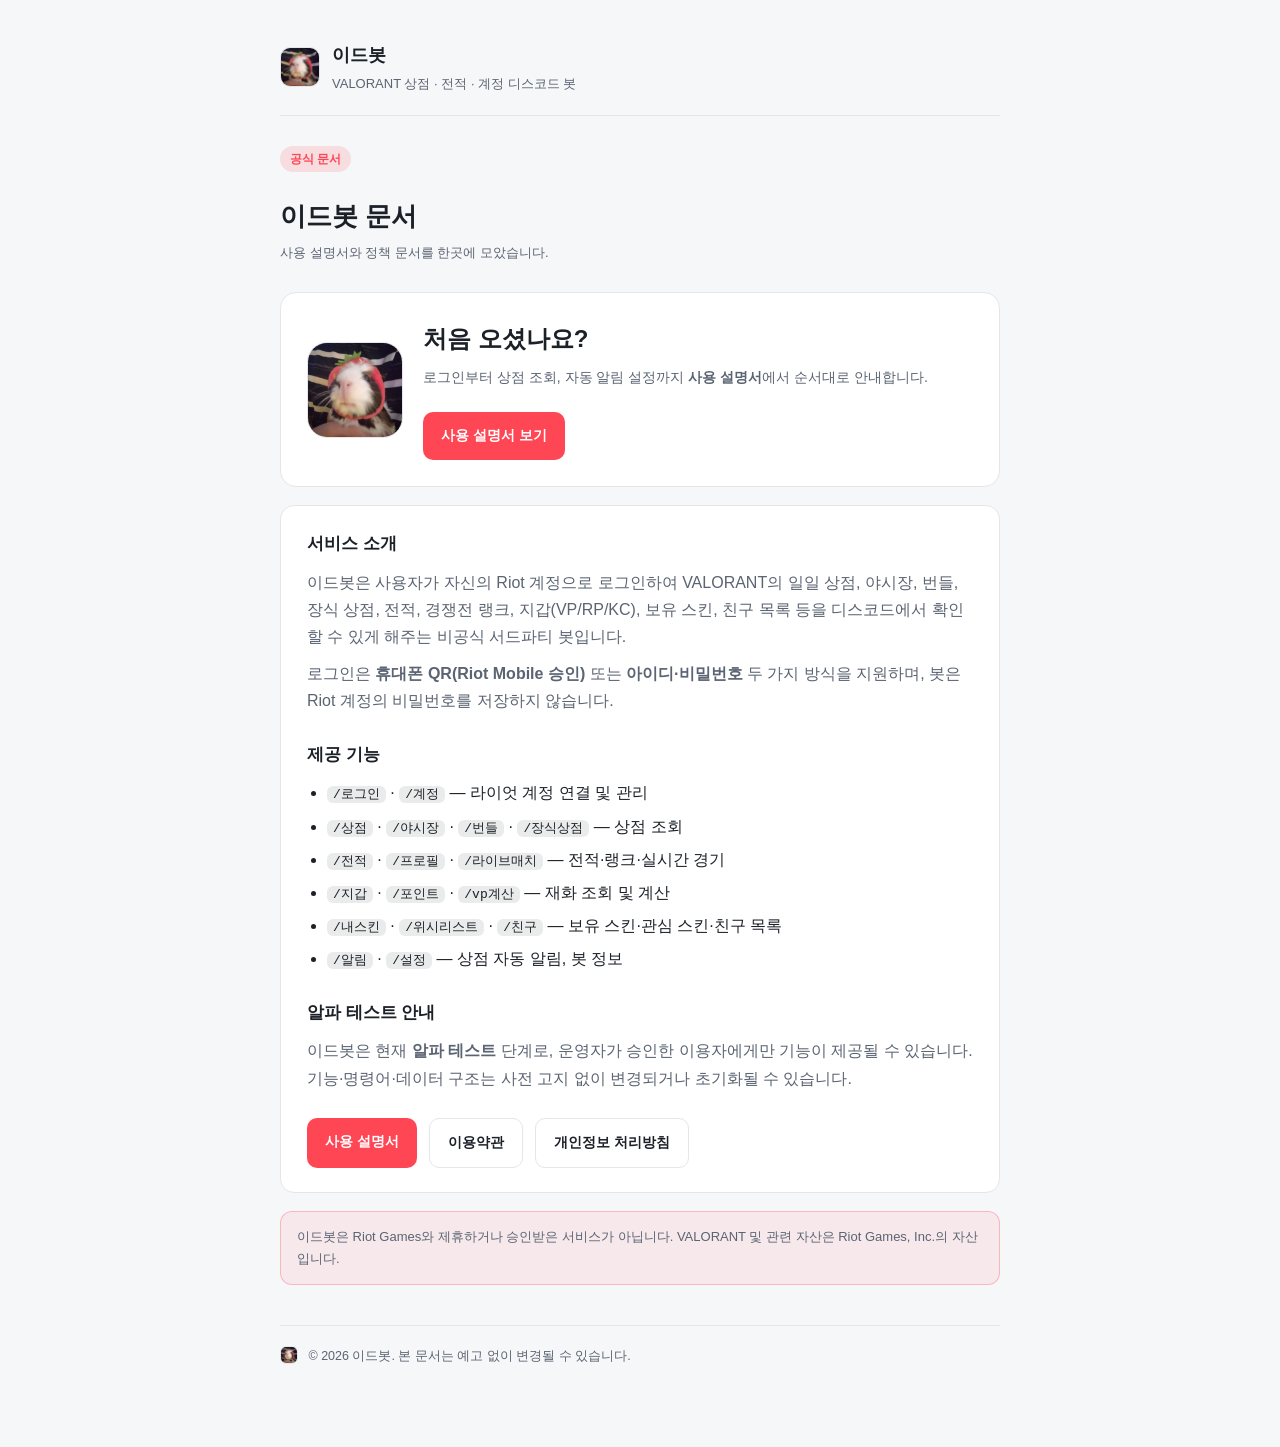
<file: index.html>
<!DOCTYPE html>
<html lang="ko">
<head>
<meta charset="utf-8">
<meta name="viewport" content="width=device-width, initial-scale=1">
<title>이드봇 — 정책</title>
<meta name="description" content="이드봇 디스코드 봇의 사용 설명서, 이용약관 및 개인정보 처리방침.">
<link rel="icon" href="logo.jpg">
<link rel="stylesheet" href="style.css">
</head>
<body>
<div class="wrap">
  <header class="site">
    <img class="logo" src="logo.jpg" alt="이드봇 로고">
    <div>
      <h1>이드봇</h1>
      <p>VALORANT 상점 · 전적 · 계정 디스코드 봇</p>
    </div>
  </header>

  <span class="pill">공식 문서</span>
  <h2 class="title">이드봇 문서</h2>
  <p class="eff">사용 설명서와 정책 문서를 한곳에 모았습니다.</p>

  <div class="hero">
    <img class="mark" src="logo.jpg" alt="이드봇 로고">
    <div class="who">
      <h2>처음 오셨나요?</h2>
      <p>로그인부터 상점 조회, 자동 알림 설정까지 <strong>사용 설명서</strong>에서 순서대로
        안내합니다.</p>
      <div class="links">
        <a class="btn" href="guide.html">사용 설명서 보기</a>
      </div>
    </div>
  </div>

  <div class="card">
    <section>
      <h3>서비스 소개</h3>
      <p class="muted">
        이드봇은 사용자가 자신의 Riot 계정으로 로그인하여 VALORANT의 일일 상점,
        야시장, 번들, 장식 상점, 전적, 경쟁전 랭크, 지갑(VP/RP/KC), 보유 스킨,
        친구 목록 등을 디스코드에서 확인할 수 있게 해주는 비공식 서드파티 봇입니다.
      </p>
      <p class="muted">
        로그인은 <strong>휴대폰 QR(Riot Mobile 승인)</strong> 또는
        <strong>아이디·비밀번호</strong> 두 가지 방식을 지원하며, 봇은 Riot 계정의
        비밀번호를 저장하지 않습니다.
      </p>
    </section>

    <section>
      <h3>제공 기능</h3>
      <ul>
        <li><code>/로그인</code> · <code>/계정</code> — 라이엇 계정 연결 및 관리</li>
        <li><code>/상점</code> · <code>/야시장</code> · <code>/번들</code> · <code>/장식상점</code> — 상점 조회</li>
        <li><code>/전적</code> · <code>/프로필</code> · <code>/라이브매치</code> — 전적·랭크·실시간 경기</li>
        <li><code>/지갑</code> · <code>/포인트</code> · <code>/vp계산</code> — 재화 조회 및 계산</li>
        <li><code>/내스킨</code> · <code>/위시리스트</code> · <code>/친구</code> — 보유 스킨·관심 스킨·친구 목록</li>
        <li><code>/알림</code> · <code>/설정</code> — 상점 자동 알림, 봇 정보</li>
      </ul>
    </section>

    <section>
      <h3>알파 테스트 안내</h3>
      <p class="muted">
        이드봇은 현재 <strong>알파 테스트</strong> 단계로, 운영자가 승인한 이용자에게만
        기능이 제공될 수 있습니다. 기능·명령어·데이터 구조는 사전 고지 없이 변경되거나
        초기화될 수 있습니다.
      </p>
    </section>

    <div class="links">
      <a class="btn" href="guide.html">사용 설명서</a>
      <a class="btn ghost" href="terms.html">이용약관</a>
      <a class="btn ghost" href="privacy.html">개인정보 처리방침</a>
    </div>
  </div>

  <div class="disclaimer">
    이드봇은 Riot Games와 제휴하거나 승인받은 서비스가 아닙니다.
    VALORANT 및 관련 자산은 Riot Games, Inc.의 자산입니다.
  </div>

  <footer class="site">
    <img class="footmark" src="logo.jpg" alt="">
    © 2026 이드봇. 본 문서는 예고 없이 변경될 수 있습니다.
  </footer>
</div>
</body>
</html>
</file>
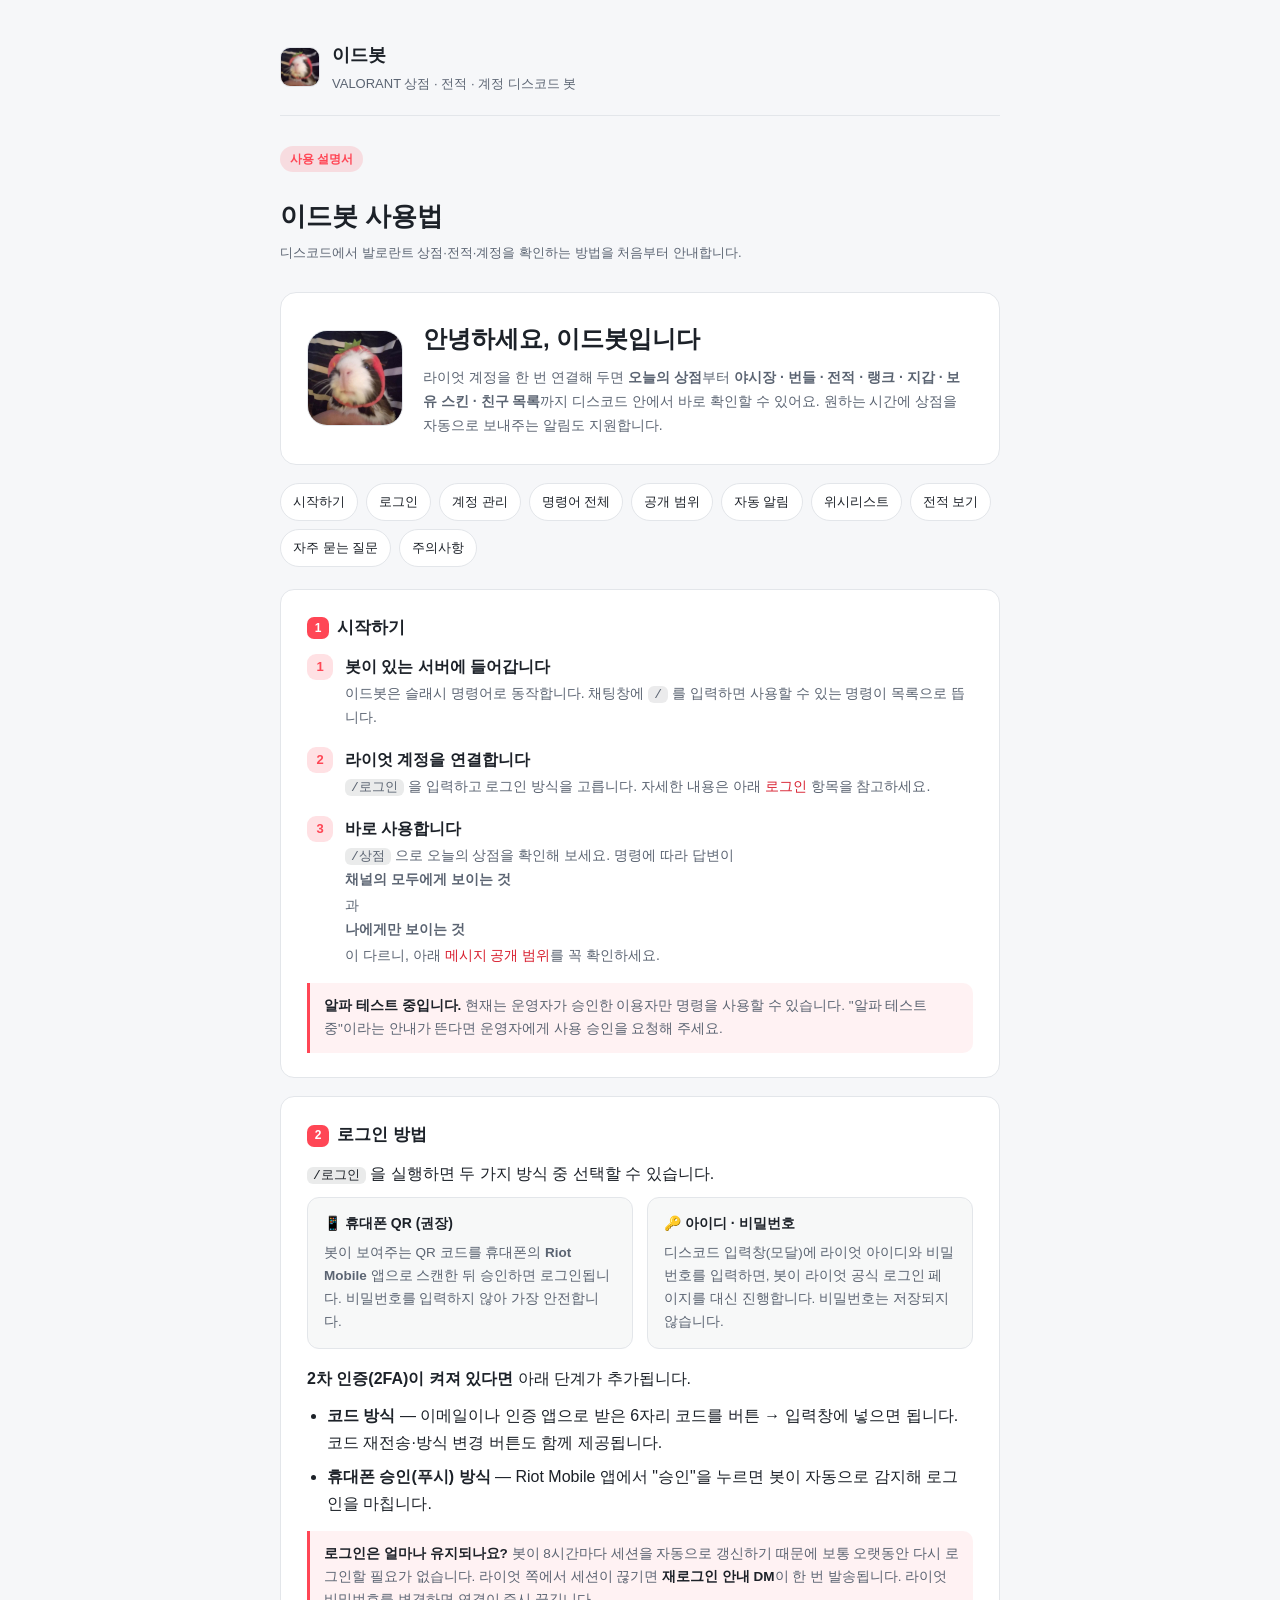
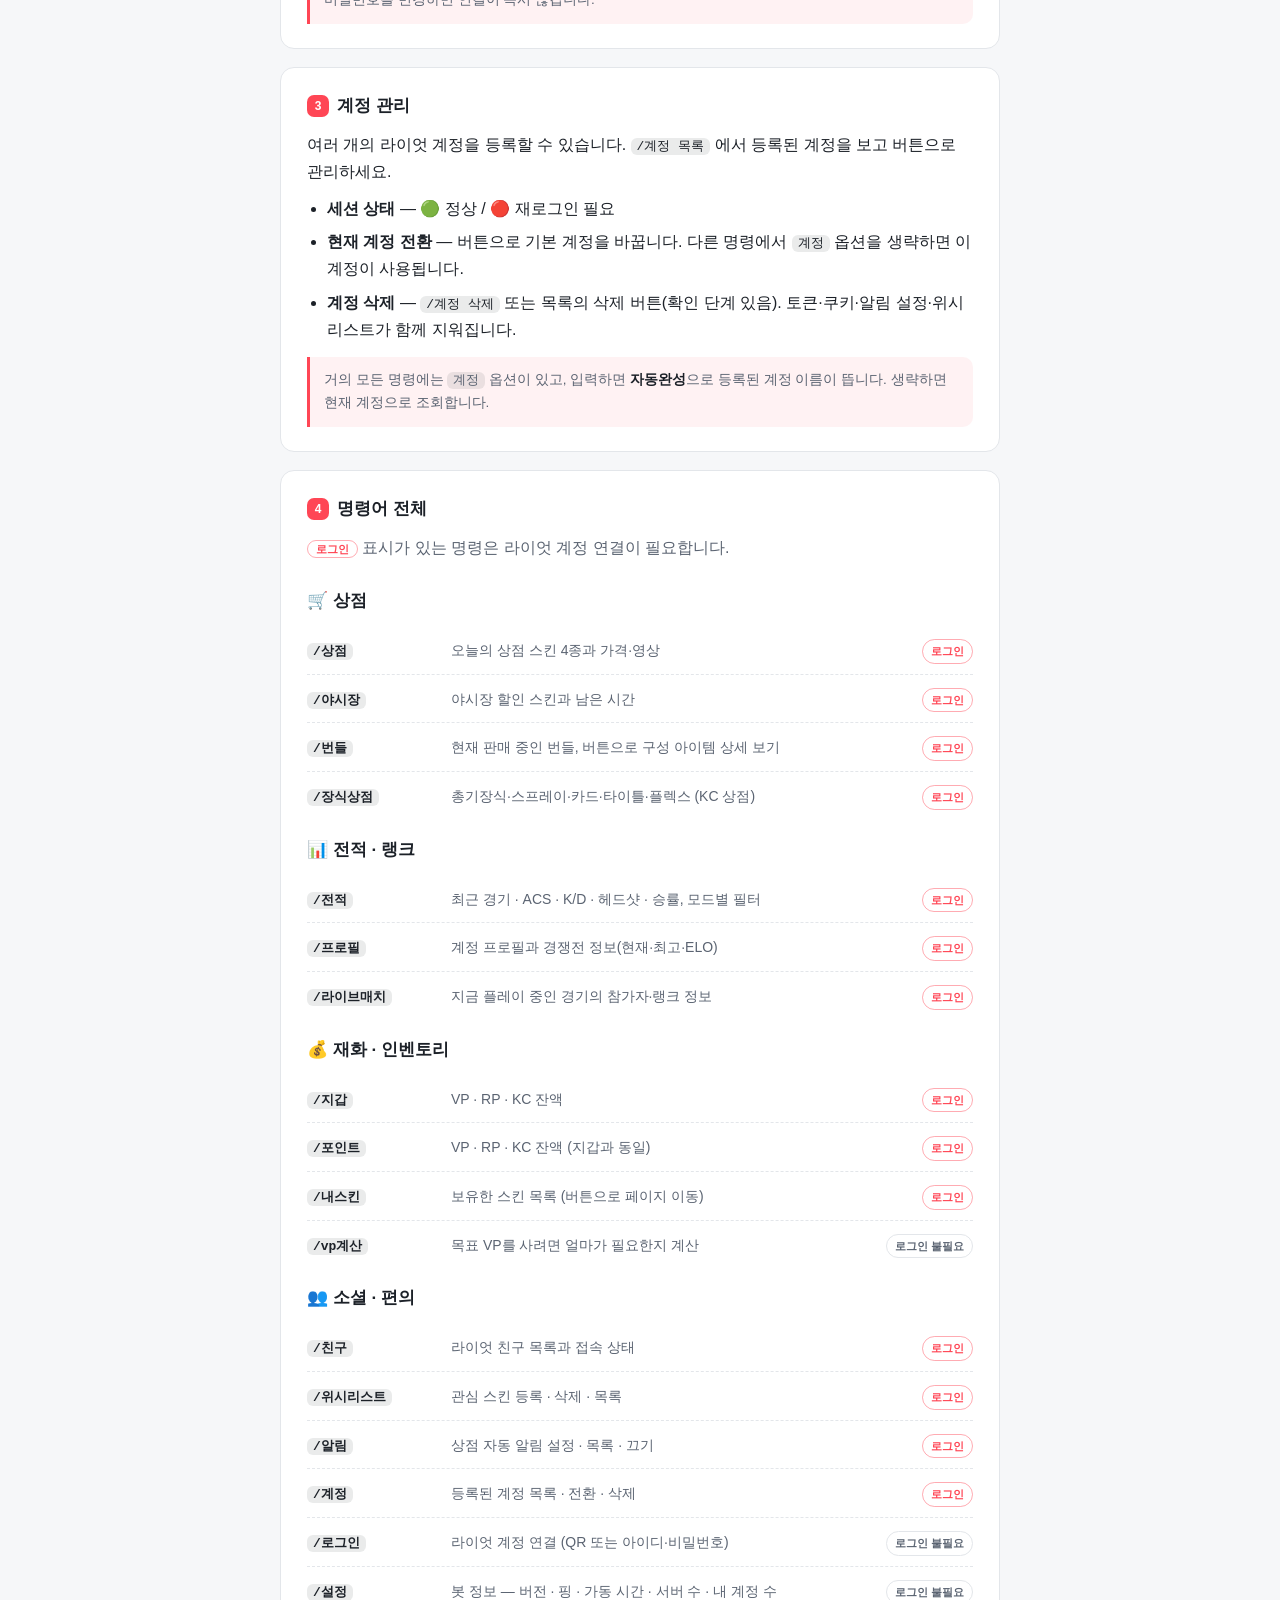
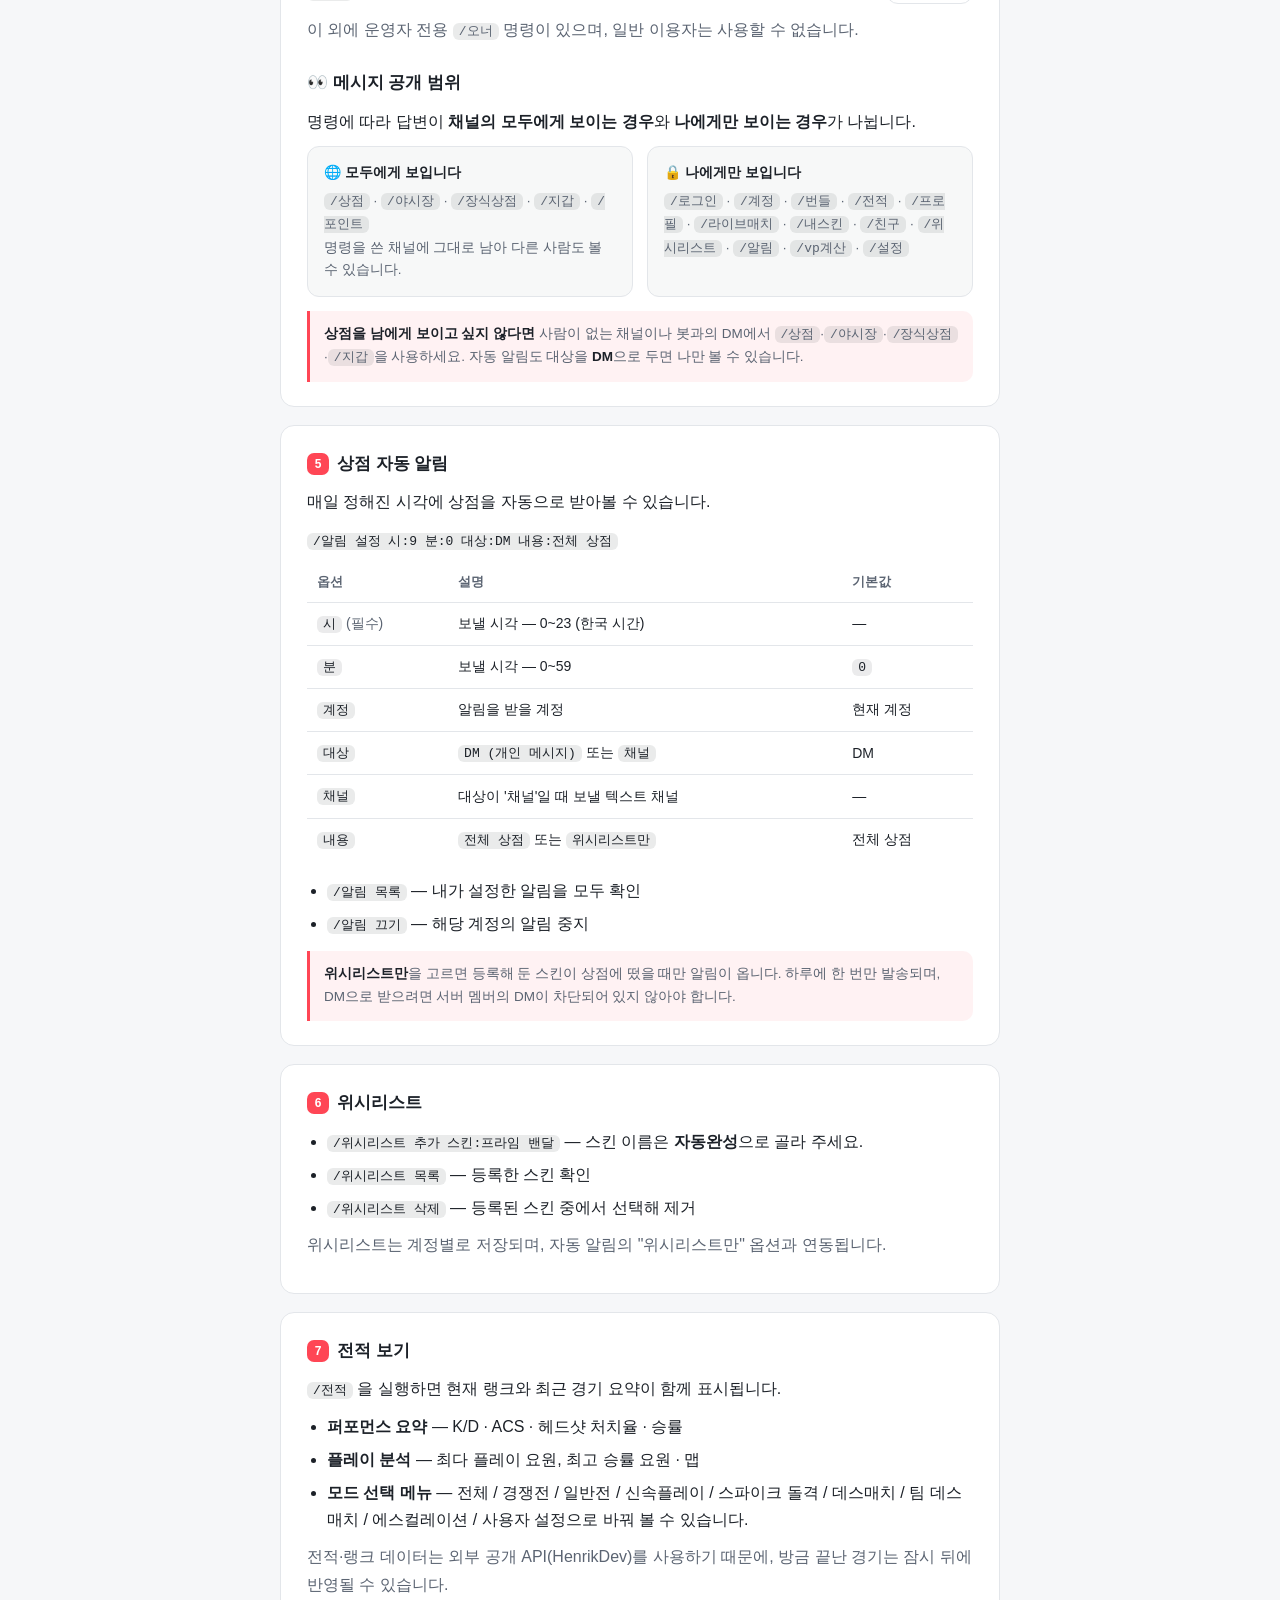
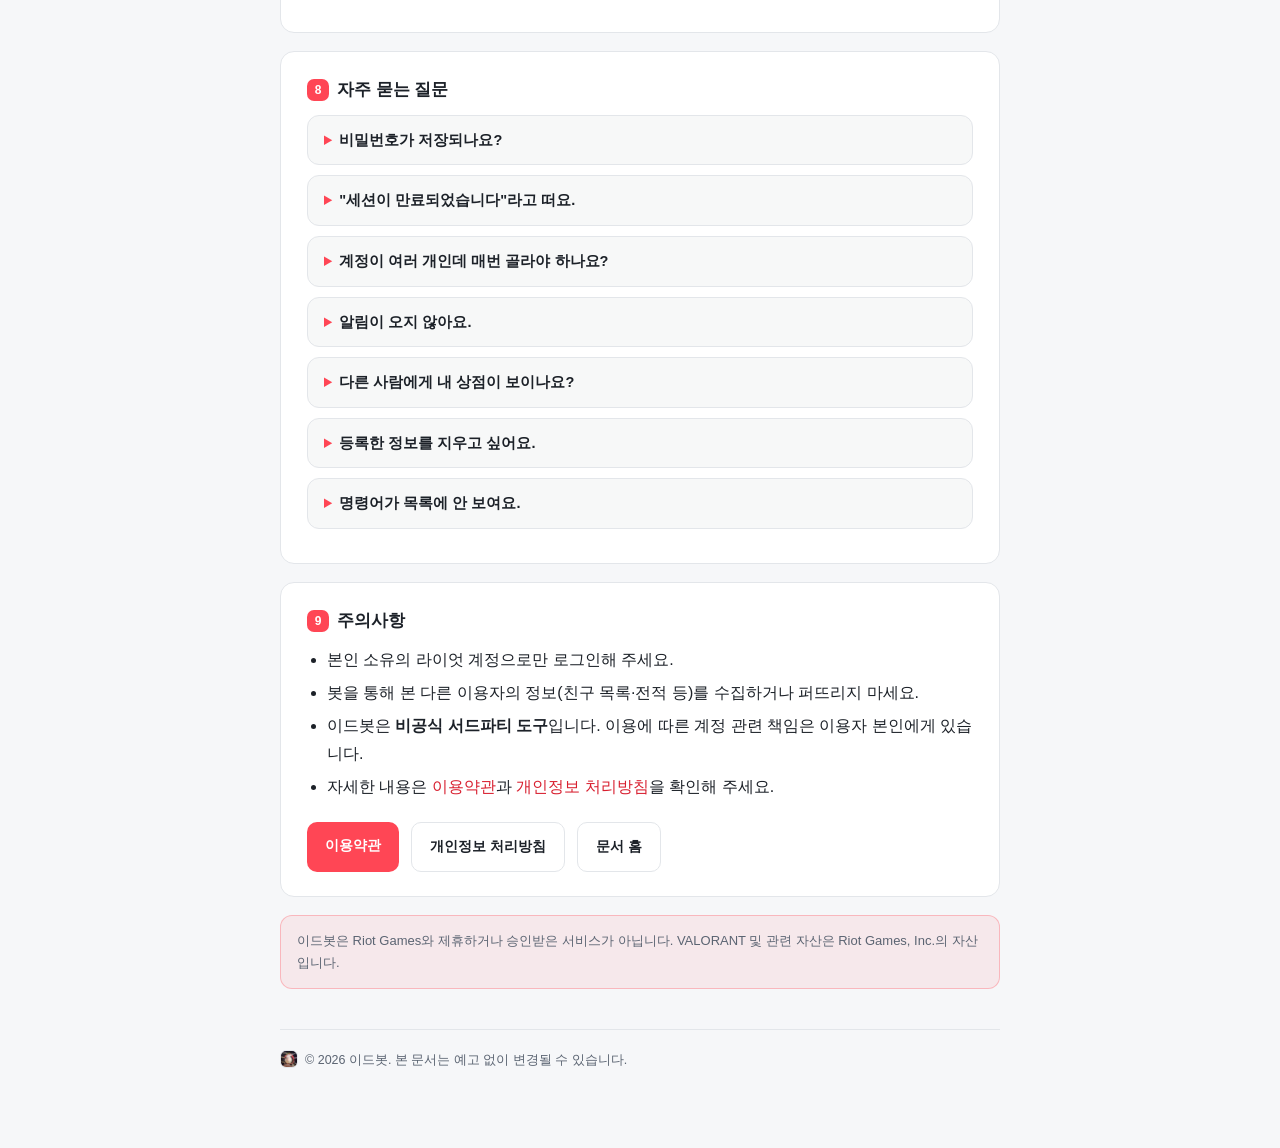
<file: guide.html>
<!DOCTYPE html>
<html lang="ko">
<head>
<meta charset="utf-8">
<meta name="viewport" content="width=device-width, initial-scale=1">
<title>사용 설명서 · 이드봇</title>
<meta name="description" content="이드봇 디스코드 봇 사용 설명서 — 로그인, 상점 조회, 전적, 자동 알림 사용법.">
<link rel="icon" href="logo.jpg">
<link rel="stylesheet" href="style.css">
</head>
<body>
<div class="wrap">
  <header class="site">
    <img class="logo" src="logo.jpg" alt="이드봇 로고">
    <div>
      <h1>이드봇</h1>
      <p>VALORANT 상점 · 전적 · 계정 디스코드 봇</p>
    </div>
  </header>

  <span class="pill">사용 설명서</span>
  <h2 class="title">이드봇 사용법</h2>
  <p class="eff">디스코드에서 발로란트 상점·전적·계정을 확인하는 방법을 처음부터 안내합니다.</p>

  <div class="hero">
    <img class="mark" src="logo.jpg" alt="이드봇 로고">
    <div class="who">
      <h2>안녕하세요, 이드봇입니다</h2>
      <p>라이엇 계정을 한 번 연결해 두면 <strong>오늘의 상점</strong>부터 <strong>야시장 · 번들 ·
        전적 · 랭크 · 지갑 · 보유 스킨 · 친구 목록</strong>까지 디스코드 안에서 바로 확인할 수
        있어요. 원하는 시간에 상점을 자동으로 보내주는 알림도 지원합니다.</p>
    </div>
  </div>

  <nav class="toc">
    <a href="#start">시작하기</a>
    <a href="#login">로그인</a>
    <a href="#account">계정 관리</a>
    <a href="#commands">명령어 전체</a>
    <a href="#visibility">공개 범위</a>
    <a href="#notify">자동 알림</a>
    <a href="#wishlist">위시리스트</a>
    <a href="#tracker">전적 보기</a>
    <a href="#faq">자주 묻는 질문</a>
    <a href="#caution">주의사항</a>
  </nav>

  <!-- ── 시작하기 ─────────────────────────────────────────────── -->
  <div class="card" id="start">
    <section>
      <h3><span class="num">1</span>시작하기</h3>
      <ol class="steps">
        <li>
          <strong>봇이 있는 서버에 들어갑니다</strong>
          <p>이드봇은 슬래시 명령어로 동작합니다. 채팅창에 <code>/</code> 를 입력하면 사용할 수
            있는 명령이 목록으로 뜹니다.</p>
        </li>
        <li>
          <strong>라이엇 계정을 연결합니다</strong>
          <p><code>/로그인</code> 을 입력하고 로그인 방식을 고릅니다. 자세한 내용은 아래
            <a href="#login">로그인</a> 항목을 참고하세요.</p>
        </li>
        <li>
          <strong>바로 사용합니다</strong>
          <p><code>/상점</code> 으로 오늘의 상점을 확인해 보세요. 명령에 따라 답변이
            <strong>채널의 모두에게 보이는 것</strong>과 <strong>나에게만 보이는 것</strong>이
            다르니, 아래 <a href="#visibility">메시지 공개 범위</a>를 꼭 확인하세요.</p>
        </li>
      </ol>
      <div class="note">
        <strong>알파 테스트 중입니다.</strong> 현재는 운영자가 승인한 이용자만 명령을 사용할 수
        있습니다. "알파 테스트 중"이라는 안내가 뜬다면 운영자에게 사용 승인을 요청해 주세요.
      </div>
    </section>
  </div>

  <!-- ── 로그인 ───────────────────────────────────────────────── -->
  <div class="card" id="login">
    <section>
      <h3><span class="num">2</span>로그인 방법</h3>
      <p><code>/로그인</code> 을 실행하면 두 가지 방식 중 선택할 수 있습니다.</p>

      <div class="grid2">
        <div class="tile">
          <h4>📱 휴대폰 QR (권장)</h4>
          <p>봇이 보여주는 QR 코드를 휴대폰의 <strong>Riot Mobile</strong> 앱으로 스캔한 뒤
            승인하면 로그인됩니다. 비밀번호를 입력하지 않아 가장 안전합니다.</p>
        </div>
        <div class="tile">
          <h4>🔑 아이디 · 비밀번호</h4>
          <p>디스코드 입력창(모달)에 라이엇 아이디와 비밀번호를 입력하면, 봇이 라이엇 공식
            로그인 페이지를 대신 진행합니다. 비밀번호는 저장되지 않습니다.</p>
        </div>
      </div>

      <p style="margin-top:16px"><strong>2차 인증(2FA)이 켜져 있다면</strong> 아래 단계가 추가됩니다.</p>
      <ul>
        <li><strong>코드 방식</strong> — 이메일이나 인증 앱으로 받은 6자리 코드를 버튼 →
          입력창에 넣으면 됩니다. 코드 재전송·방식 변경 버튼도 함께 제공됩니다.</li>
        <li><strong>휴대폰 승인(푸시) 방식</strong> — Riot Mobile 앱에서 "승인"을 누르면 봇이
          자동으로 감지해 로그인을 마칩니다.</li>
      </ul>

      <div class="note">
        <strong>로그인은 얼마나 유지되나요?</strong> 봇이 8시간마다 세션을 자동으로 갱신하기
        때문에 보통 오랫동안 다시 로그인할 필요가 없습니다. 라이엇 쪽에서 세션이 끊기면
        <strong>재로그인 안내 DM</strong>이 한 번 발송됩니다. 라이엇 비밀번호를 변경하면 연결이
        즉시 끊깁니다.
      </div>
    </section>
  </div>

  <!-- ── 계정 관리 ───────────────────────────────────────────── -->
  <div class="card" id="account">
    <section>
      <h3><span class="num">3</span>계정 관리</h3>
      <p>여러 개의 라이엇 계정을 등록할 수 있습니다. <code>/계정 목록</code> 에서 등록된 계정을
        보고 버튼으로 관리하세요.</p>
      <ul>
        <li><strong>세션 상태</strong> — 🟢 정상 / 🔴 재로그인 필요</li>
        <li><strong>현재 계정 전환</strong> — 버튼으로 기본 계정을 바꿉니다. 다른 명령에서
          <code>계정</code> 옵션을 생략하면 이 계정이 사용됩니다.</li>
        <li><strong>계정 삭제</strong> — <code>/계정 삭제</code> 또는 목록의 삭제 버튼(확인 단계
          있음). 토큰·쿠키·알림 설정·위시리스트가 함께 지워집니다.</li>
      </ul>
      <div class="note">
        거의 모든 명령에는 <code>계정</code> 옵션이 있고, 입력하면 <strong>자동완성</strong>으로
        등록된 계정 이름이 뜹니다. 생략하면 현재 계정으로 조회합니다.
      </div>
    </section>
  </div>

  <!-- ── 명령어 ──────────────────────────────────────────────── -->
  <div class="card" id="commands">
    <section>
      <h3><span class="num">4</span>명령어 전체</h3>
      <p class="muted"><span class="need login">로그인</span> 표시가 있는 명령은 라이엇 계정 연결이
        필요합니다.</p>
    </section>

    <section>
      <h3>🛒 상점</h3>
      <ul class="cmdlist">
        <li><span class="name"><code>/상점</code></span><span class="desc">오늘의 상점 스킨 4종과 가격·영상</span><span class="need login">로그인</span></li>
        <li><span class="name"><code>/야시장</code></span><span class="desc">야시장 할인 스킨과 남은 시간</span><span class="need login">로그인</span></li>
        <li><span class="name"><code>/번들</code></span><span class="desc">현재 판매 중인 번들, 버튼으로 구성 아이템 상세 보기</span><span class="need login">로그인</span></li>
        <li><span class="name"><code>/장식상점</code></span><span class="desc">총기장식·스프레이·카드·타이틀·플렉스 (KC 상점)</span><span class="need login">로그인</span></li>
      </ul>
    </section>

    <section>
      <h3>📊 전적 · 랭크</h3>
      <ul class="cmdlist">
        <li><span class="name"><code>/전적</code></span><span class="desc">최근 경기 · ACS · K/D · 헤드샷 · 승률, 모드별 필터</span><span class="need login">로그인</span></li>
        <li><span class="name"><code>/프로필</code></span><span class="desc">계정 프로필과 경쟁전 정보(현재·최고·ELO)</span><span class="need login">로그인</span></li>
        <li><span class="name"><code>/라이브매치</code></span><span class="desc">지금 플레이 중인 경기의 참가자·랭크 정보</span><span class="need login">로그인</span></li>
      </ul>
    </section>

    <section>
      <h3>💰 재화 · 인벤토리</h3>
      <ul class="cmdlist">
        <li><span class="name"><code>/지갑</code></span><span class="desc">VP · RP · KC 잔액</span><span class="need login">로그인</span></li>
        <li><span class="name"><code>/포인트</code></span><span class="desc">VP · RP · KC 잔액 (지갑과 동일)</span><span class="need login">로그인</span></li>
        <li><span class="name"><code>/내스킨</code></span><span class="desc">보유한 스킨 목록 (버튼으로 페이지 이동)</span><span class="need login">로그인</span></li>
        <li><span class="name"><code>/vp계산</code></span><span class="desc">목표 VP를 사려면 얼마가 필요한지 계산</span><span class="need">로그인 불필요</span></li>
      </ul>
    </section>

    <section>
      <h3>👥 소셜 · 편의</h3>
      <ul class="cmdlist">
        <li><span class="name"><code>/친구</code></span><span class="desc">라이엇 친구 목록과 접속 상태</span><span class="need login">로그인</span></li>
        <li><span class="name"><code>/위시리스트</code></span><span class="desc">관심 스킨 등록 · 삭제 · 목록</span><span class="need login">로그인</span></li>
        <li><span class="name"><code>/알림</code></span><span class="desc">상점 자동 알림 설정 · 목록 · 끄기</span><span class="need login">로그인</span></li>
        <li><span class="name"><code>/계정</code></span><span class="desc">등록된 계정 목록 · 전환 · 삭제</span><span class="need login">로그인</span></li>
        <li><span class="name"><code>/로그인</code></span><span class="desc">라이엇 계정 연결 (QR 또는 아이디·비밀번호)</span><span class="need">로그인 불필요</span></li>
        <li><span class="name"><code>/설정</code></span><span class="desc">봇 정보 — 버전 · 핑 · 가동 시간 · 서버 수 · 내 계정 수</span><span class="need">로그인 불필요</span></li>
      </ul>
      <p class="muted" style="margin-top:12px">이 외에 운영자 전용 <code>/오너</code> 명령이 있으며,
        일반 이용자는 사용할 수 없습니다.</p>
    </section>

    <section id="visibility">
      <h3>👀 메시지 공개 범위</h3>
      <p>명령에 따라 답변이 <strong>채널의 모두에게 보이는 경우</strong>와
        <strong>나에게만 보이는 경우</strong>가 나뉩니다.</p>
      <div class="grid2">
        <div class="tile">
          <h4>🌐 모두에게 보입니다</h4>
          <p><code>/상점</code> · <code>/야시장</code> · <code>/장식상점</code> ·
            <code>/지갑</code> · <code>/포인트</code><br>
            명령을 쓴 채널에 그대로 남아 다른 사람도 볼 수 있습니다.</p>
        </div>
        <div class="tile">
          <h4>🔒 나에게만 보입니다</h4>
          <p><code>/로그인</code> · <code>/계정</code> · <code>/번들</code> · <code>/전적</code> ·
            <code>/프로필</code> · <code>/라이브매치</code> · <code>/내스킨</code> ·
            <code>/친구</code> · <code>/위시리스트</code> · <code>/알림</code> ·
            <code>/vp계산</code> · <code>/설정</code></p>
        </div>
      </div>
      <div class="note">
        <strong>상점을 남에게 보이고 싶지 않다면</strong> 사람이 없는 채널이나 봇과의 DM에서
        <code>/상점</code>·<code>/야시장</code>·<code>/장식상점</code>·<code>/지갑</code>을
        사용하세요. 자동 알림도 대상을 <strong>DM</strong>으로 두면 나만 볼 수 있습니다.
      </div>
    </section>
  </div>

  <!-- ── 자동 알림 ───────────────────────────────────────────── -->
  <div class="card" id="notify">
    <section>
      <h3><span class="num">5</span>상점 자동 알림</h3>
      <p>매일 정해진 시각에 상점을 자동으로 받아볼 수 있습니다.</p>
      <p><code>/알림 설정 시:9 분:0 대상:DM 내용:전체 상점</code></p>

      <div class="scroll">
        <table class="opt">
          <tr><th>옵션</th><th>설명</th><th>기본값</th></tr>
          <tr><td><code>시</code> <span class="muted">(필수)</span></td><td>보낼 시각 — 0~23 (한국 시간)</td><td>—</td></tr>
          <tr><td><code>분</code></td><td>보낼 시각 — 0~59</td><td><code>0</code></td></tr>
          <tr><td><code>계정</code></td><td>알림을 받을 계정</td><td>현재 계정</td></tr>
          <tr><td><code>대상</code></td><td><code>DM (개인 메시지)</code> 또는 <code>채널</code></td><td>DM</td></tr>
          <tr><td><code>채널</code></td><td>대상이 '채널'일 때 보낼 텍스트 채널</td><td>—</td></tr>
          <tr><td><code>내용</code></td><td><code>전체 상점</code> 또는 <code>위시리스트만</code></td><td>전체 상점</td></tr>
        </table>
      </div>

      <ul style="margin-top:16px">
        <li><code>/알림 목록</code> — 내가 설정한 알림을 모두 확인</li>
        <li><code>/알림 끄기</code> — 해당 계정의 알림 중지</li>
      </ul>

      <div class="note">
        <strong>위시리스트만</strong>을 고르면 등록해 둔 스킨이 상점에 떴을 때만 알림이 옵니다.
        하루에 한 번만 발송되며, DM으로 받으려면 서버 멤버의 DM이 차단되어 있지 않아야 합니다.
      </div>
    </section>
  </div>

  <!-- ── 위시리스트 ──────────────────────────────────────────── -->
  <div class="card" id="wishlist">
    <section>
      <h3><span class="num">6</span>위시리스트</h3>
      <ul>
        <li><code>/위시리스트 추가 스킨:프라임 밴달</code> — 스킨 이름은 <strong>자동완성</strong>으로 골라 주세요.</li>
        <li><code>/위시리스트 목록</code> — 등록한 스킨 확인</li>
        <li><code>/위시리스트 삭제</code> — 등록된 스킨 중에서 선택해 제거</li>
      </ul>
      <p class="muted">위시리스트는 계정별로 저장되며, 자동 알림의 "위시리스트만" 옵션과 연동됩니다.</p>
    </section>
  </div>

  <!-- ── 전적 ────────────────────────────────────────────────── -->
  <div class="card" id="tracker">
    <section>
      <h3><span class="num">7</span>전적 보기</h3>
      <p><code>/전적</code> 을 실행하면 현재 랭크와 최근 경기 요약이 함께 표시됩니다.</p>
      <ul>
        <li><strong>퍼포먼스 요약</strong> — K/D · ACS · 헤드샷 처치율 · 승률</li>
        <li><strong>플레이 분석</strong> — 최다 플레이 요원, 최고 승률 요원 · 맵</li>
        <li><strong>모드 선택 메뉴</strong> — 전체 / 경쟁전 / 일반전 / 신속플레이 / 스파이크 돌격 /
          데스매치 / 팀 데스매치 / 에스컬레이션 / 사용자 설정으로 바꿔 볼 수 있습니다.</li>
      </ul>
      <p class="muted">전적·랭크 데이터는 외부 공개 API(HenrikDev)를 사용하기 때문에, 방금 끝난
        경기는 잠시 뒤에 반영될 수 있습니다.</p>
    </section>
  </div>

  <!-- ── FAQ ─────────────────────────────────────────────────── -->
  <div class="card" id="faq">
    <section>
      <h3><span class="num">8</span>자주 묻는 질문</h3>

      <details class="faq">
        <summary>비밀번호가 저장되나요?</summary>
        <p>아니요. 봇은 라이엇 비밀번호를 저장하지 않습니다. 아이디·비밀번호 로그인은 라이엇 공식
          로그인 페이지에 전달하는 용도로만 쓰이며, QR 로그인은 애초에 비밀번호가 봇에 전달되지
          않습니다. 자세한 내용은 <a href="privacy.html">개인정보 처리방침</a>을 참고하세요.</p>
      </details>

      <details class="faq">
        <summary>"세션이 만료되었습니다"라고 떠요.</summary>
        <p>라이엇 세션이 끊긴 경우입니다. <code>/로그인</code> 으로 다시 연결하면 기존 설정(알림·
          위시리스트)은 그대로 유지됩니다.</p>
      </details>

      <details class="faq">
        <summary>계정이 여러 개인데 매번 골라야 하나요?</summary>
        <p><code>/계정 목록</code> 에서 자주 쓰는 계정을 <strong>현재 계정</strong>으로 지정해 두면
          <code>계정</code> 옵션을 생략해도 그 계정으로 조회합니다.</p>
      </details>

      <details class="faq">
        <summary>알림이 오지 않아요.</summary>
        <p>① DM 차단 여부, ② <code>/알림 목록</code> 에서 시간·대상이 맞는지, ③ 계정 세션이
          🟢 정상인지 확인해 주세요. 채널로 받는 경우 봇이 그 채널에 메시지를 보낼 권한이 있어야
          합니다.</p>
      </details>

      <details class="faq">
        <summary>다른 사람에게 내 상점이 보이나요?</summary>
        <p>네, <code>/상점</code>·<code>/야시장</code>·<code>/장식상점</code>·<code>/지갑</code>·
          <code>/포인트</code>의 답변은 <strong>채널의 모두에게 보입니다</strong>. 반대로
          <code>/로그인</code>·<code>/계정</code>·<code>/전적</code>·<code>/내스킨</code> 등은
          본인에게만 보입니다. 자세한 구분은 <a href="#visibility">메시지 공개 범위</a>를 보세요.
          남에게 보이지 않게 하려면 봇과의 DM이나 개인 채널에서 사용하고, 자동 알림 대상도
          <strong>DM</strong>으로 설정하세요.</p>
      </details>

      <details class="faq">
        <summary>등록한 정보를 지우고 싶어요.</summary>
        <p><code>/계정 삭제</code> 를 사용하면 토큰·쿠키·알림 설정·위시리스트가 즉시 삭제됩니다.</p>
      </details>

      <details class="faq">
        <summary>명령어가 목록에 안 보여요.</summary>
        <p>봇이 서버에 막 초대되었거나 업데이트 직후일 수 있습니다. 잠시 후 디스코드를 새로고침
          (Ctrl + R) 해 보세요. 그래도 안 되면 알파 테스트 승인 여부를 확인해 주세요.</p>
      </details>
    </section>
  </div>

  <!-- ── 주의사항 ───────────────────────────────────────────── -->
  <div class="card" id="caution">
    <section>
      <h3><span class="num">9</span>주의사항</h3>
      <ul>
        <li>본인 소유의 라이엇 계정으로만 로그인해 주세요.</li>
        <li>봇을 통해 본 다른 이용자의 정보(친구 목록·전적 등)를 수집하거나 퍼뜨리지 마세요.</li>
        <li>이드봇은 <strong>비공식 서드파티 도구</strong>입니다. 이용에 따른 계정 관련 책임은
          이용자 본인에게 있습니다.</li>
        <li>자세한 내용은 <a href="terms.html">이용약관</a>과
          <a href="privacy.html">개인정보 처리방침</a>을 확인해 주세요.</li>
      </ul>
      <div class="links">
        <a class="btn" href="terms.html">이용약관</a>
        <a class="btn ghost" href="privacy.html">개인정보 처리방침</a>
        <a class="btn ghost" href="index.html">문서 홈</a>
      </div>
    </section>
  </div>

  <div class="disclaimer">
    이드봇은 Riot Games와 제휴하거나 승인받은 서비스가 아닙니다.
    VALORANT 및 관련 자산은 Riot Games, Inc.의 자산입니다.
  </div>

  <footer class="site"><img class="footmark" src="logo.jpg" alt="">© 2026 이드봇. 본 문서는 예고 없이 변경될 수 있습니다.</footer>
</div>
</body>
</html>
</file>
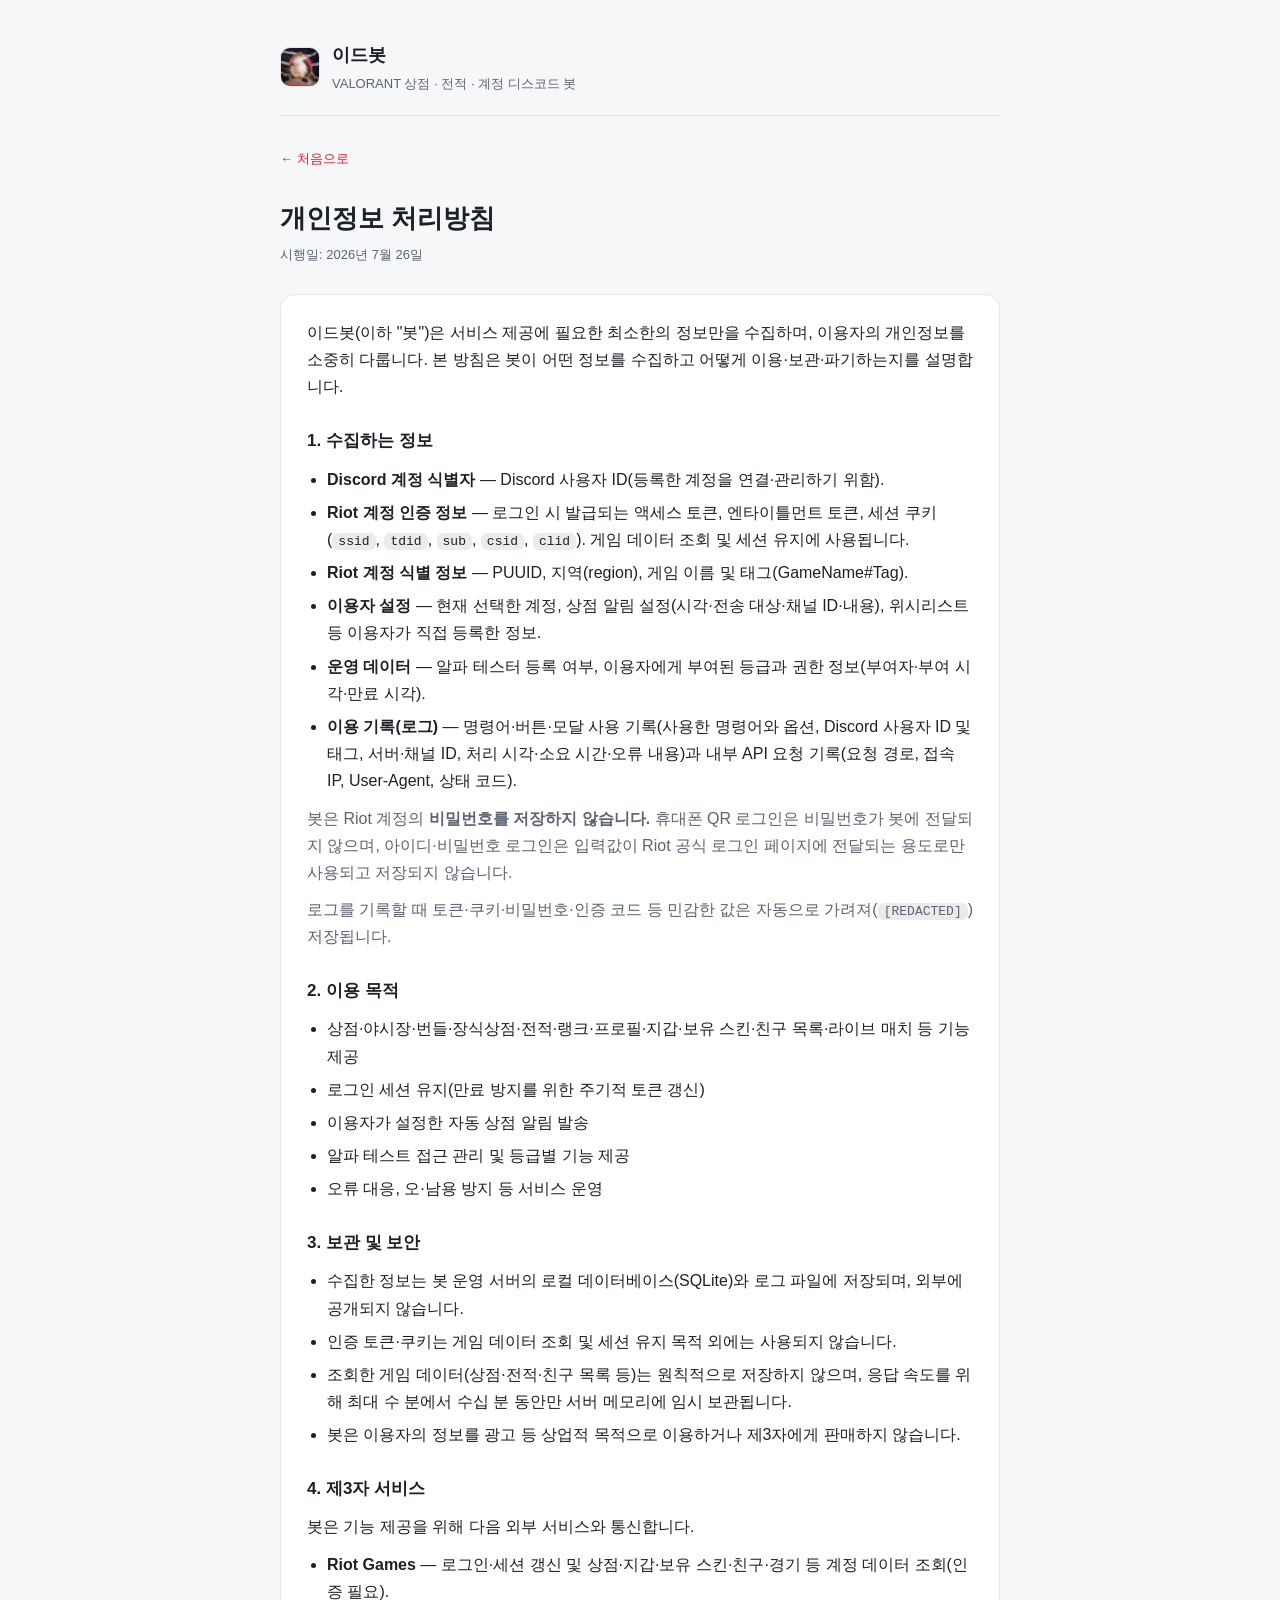
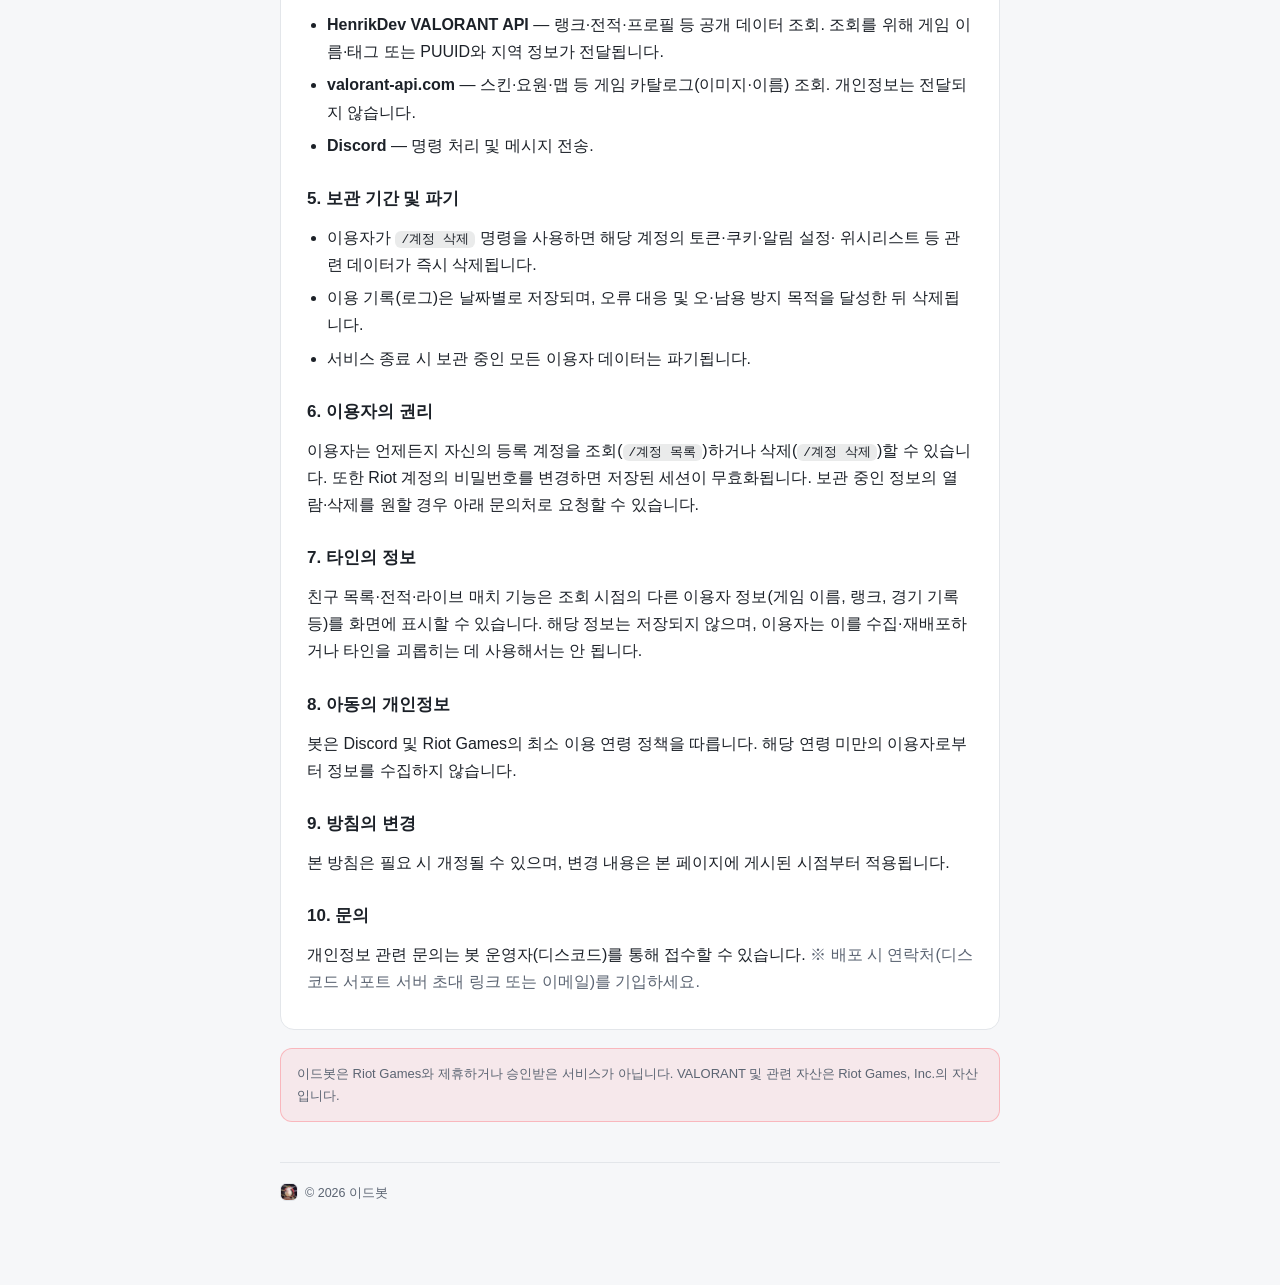
<file: privacy.html>
<!DOCTYPE html>
<html lang="ko">
<head>
<meta charset="utf-8">
<meta name="viewport" content="width=device-width, initial-scale=1">
<title>개인정보 처리방침 · 이드봇</title>
<meta name="description" content="이드봇 디스코드 봇 개인정보 처리방침.">
<link rel="icon" href="logo.jpg">
<link rel="stylesheet" href="style.css">
</head>
<body>
<div class="wrap">
  <header class="site">
    <img class="logo" src="logo.jpg" alt="이드봇 로고">
    <div>
      <h1>이드봇</h1>
      <p>VALORANT 상점 · 전적 · 계정 디스코드 봇</p>
    </div>
  </header>

  <a class="back" href="index.html">← 처음으로</a>
  <h2 class="title">개인정보 처리방침</h2>
  <p class="eff">시행일: 2026년 7월 26일</p>

  <div class="card">
    <section>
      <p>이드봇(이하 "봇")은 서비스 제공에 필요한 최소한의 정보만을 수집하며, 이용자의
        개인정보를 소중히 다룹니다. 본 방침은 봇이 어떤 정보를 수집하고 어떻게
        이용·보관·파기하는지를 설명합니다.</p>
    </section>

    <section>
      <h3>1. 수집하는 정보</h3>
      <ul>
        <li><strong>Discord 계정 식별자</strong> — Discord 사용자 ID(등록한 계정을 연결·관리하기 위함).</li>
        <li><strong>Riot 계정 인증 정보</strong> — 로그인 시 발급되는 액세스 토큰, 엔타이틀먼트
          토큰, 세션 쿠키(<code>ssid</code>, <code>tdid</code>, <code>sub</code>, <code>csid</code>,
          <code>clid</code>). 게임 데이터 조회 및 세션 유지에 사용됩니다.</li>
        <li><strong>Riot 계정 식별 정보</strong> — PUUID, 지역(region), 게임 이름 및 태그(GameName#Tag).</li>
        <li><strong>이용자 설정</strong> — 현재 선택한 계정, 상점 알림 설정(시각·전송 대상·채널 ID·내용),
          위시리스트 등 이용자가 직접 등록한 정보.</li>
        <li><strong>운영 데이터</strong> — 알파 테스터 등록 여부, 이용자에게 부여된 등급과
          권한 정보(부여자·부여 시각·만료 시각).</li>
        <li><strong>이용 기록(로그)</strong> — 명령어·버튼·모달 사용 기록(사용한 명령어와 옵션,
          Discord 사용자 ID 및 태그, 서버·채널 ID, 처리 시각·소요 시간·오류 내용)과 내부 API
          요청 기록(요청 경로, 접속 IP, User-Agent, 상태 코드).</li>
      </ul>
      <p class="muted">봇은 Riot 계정의 <strong>비밀번호를 저장하지 않습니다.</strong>
        휴대폰 QR 로그인은 비밀번호가 봇에 전달되지 않으며, 아이디·비밀번호 로그인은 입력값이
        Riot 공식 로그인 페이지에 전달되는 용도로만 사용되고 저장되지 않습니다.</p>
      <p class="muted">로그를 기록할 때 토큰·쿠키·비밀번호·인증 코드 등 민감한 값은 자동으로
        가려져(<code>[REDACTED]</code>) 저장됩니다.</p>
    </section>

    <section>
      <h3>2. 이용 목적</h3>
      <ul>
        <li>상점·야시장·번들·장식상점·전적·랭크·프로필·지갑·보유 스킨·친구 목록·라이브 매치 등
          기능 제공</li>
        <li>로그인 세션 유지(만료 방지를 위한 주기적 토큰 갱신)</li>
        <li>이용자가 설정한 자동 상점 알림 발송</li>
        <li>알파 테스트 접근 관리 및 등급별 기능 제공</li>
        <li>오류 대응, 오·남용 방지 등 서비스 운영</li>
      </ul>
    </section>

    <section>
      <h3>3. 보관 및 보안</h3>
      <ul>
        <li>수집한 정보는 봇 운영 서버의 로컬 데이터베이스(SQLite)와 로그 파일에 저장되며,
          외부에 공개되지 않습니다.</li>
        <li>인증 토큰·쿠키는 게임 데이터 조회 및 세션 유지 목적 외에는 사용되지 않습니다.</li>
        <li>조회한 게임 데이터(상점·전적·친구 목록 등)는 원칙적으로 저장하지 않으며, 응답 속도를
          위해 최대 수 분에서 수십 분 동안만 서버 메모리에 임시 보관됩니다.</li>
        <li>봇은 이용자의 정보를 광고 등 상업적 목적으로 이용하거나 제3자에게 판매하지 않습니다.</li>
      </ul>
    </section>

    <section>
      <h3>4. 제3자 서비스</h3>
      <p>봇은 기능 제공을 위해 다음 외부 서비스와 통신합니다.</p>
      <ul>
        <li><strong>Riot Games</strong> — 로그인·세션 갱신 및 상점·지갑·보유 스킨·친구·경기 등
          계정 데이터 조회(인증 필요).</li>
        <li><strong>HenrikDev VALORANT API</strong> — 랭크·전적·프로필 등 공개 데이터 조회.
          조회를 위해 게임 이름·태그 또는 PUUID와 지역 정보가 전달됩니다.</li>
        <li><strong>valorant-api.com</strong> — 스킨·요원·맵 등 게임 카탈로그(이미지·이름) 조회.
          개인정보는 전달되지 않습니다.</li>
        <li><strong>Discord</strong> — 명령 처리 및 메시지 전송.</li>
      </ul>
    </section>

    <section>
      <h3>5. 보관 기간 및 파기</h3>
      <ul>
        <li>이용자가 <code>/계정 삭제</code> 명령을 사용하면 해당 계정의 토큰·쿠키·알림 설정·
          위시리스트 등 관련 데이터가 즉시 삭제됩니다.</li>
        <li>이용 기록(로그)은 날짜별로 저장되며, 오류 대응 및 오·남용 방지 목적을 달성한 뒤
          삭제됩니다.</li>
        <li>서비스 종료 시 보관 중인 모든 이용자 데이터는 파기됩니다.</li>
      </ul>
    </section>

    <section>
      <h3>6. 이용자의 권리</h3>
      <p>이용자는 언제든지 자신의 등록 계정을 조회(<code>/계정 목록</code>)하거나
        삭제(<code>/계정 삭제</code>)할 수 있습니다. 또한 Riot 계정의 비밀번호를 변경하면
        저장된 세션이 무효화됩니다. 보관 중인 정보의 열람·삭제를 원할 경우 아래 문의처로
        요청할 수 있습니다.</p>
    </section>

    <section>
      <h3>7. 타인의 정보</h3>
      <p>친구 목록·전적·라이브 매치 기능은 조회 시점의 다른 이용자 정보(게임 이름, 랭크,
        경기 기록 등)를 화면에 표시할 수 있습니다. 해당 정보는 저장되지 않으며, 이용자는 이를
        수집·재배포하거나 타인을 괴롭히는 데 사용해서는 안 됩니다.</p>
    </section>

    <section>
      <h3>8. 아동의 개인정보</h3>
      <p>봇은 Discord 및 Riot Games의 최소 이용 연령 정책을 따릅니다. 해당 연령 미만의
        이용자로부터 정보를 수집하지 않습니다.</p>
    </section>

    <section>
      <h3>9. 방침의 변경</h3>
      <p>본 방침은 필요 시 개정될 수 있으며, 변경 내용은 본 페이지에 게시된 시점부터
        적용됩니다.</p>
    </section>

    <section>
      <h3>10. 문의</h3>
      <p>개인정보 관련 문의는 봇 운영자(디스코드)를 통해 접수할 수 있습니다.
        <span class="muted">※ 배포 시 연락처(디스코드 서포트 서버 초대 링크 또는 이메일)를 기입하세요.</span></p>
    </section>
  </div>

  <div class="disclaimer">
    이드봇은 Riot Games와 제휴하거나 승인받은 서비스가 아닙니다.
    VALORANT 및 관련 자산은 Riot Games, Inc.의 자산입니다.
  </div>

  <footer class="site"><img class="footmark" src="logo.jpg" alt="">© 2026 이드봇</footer>
</div>
</body>
</html>
</file>
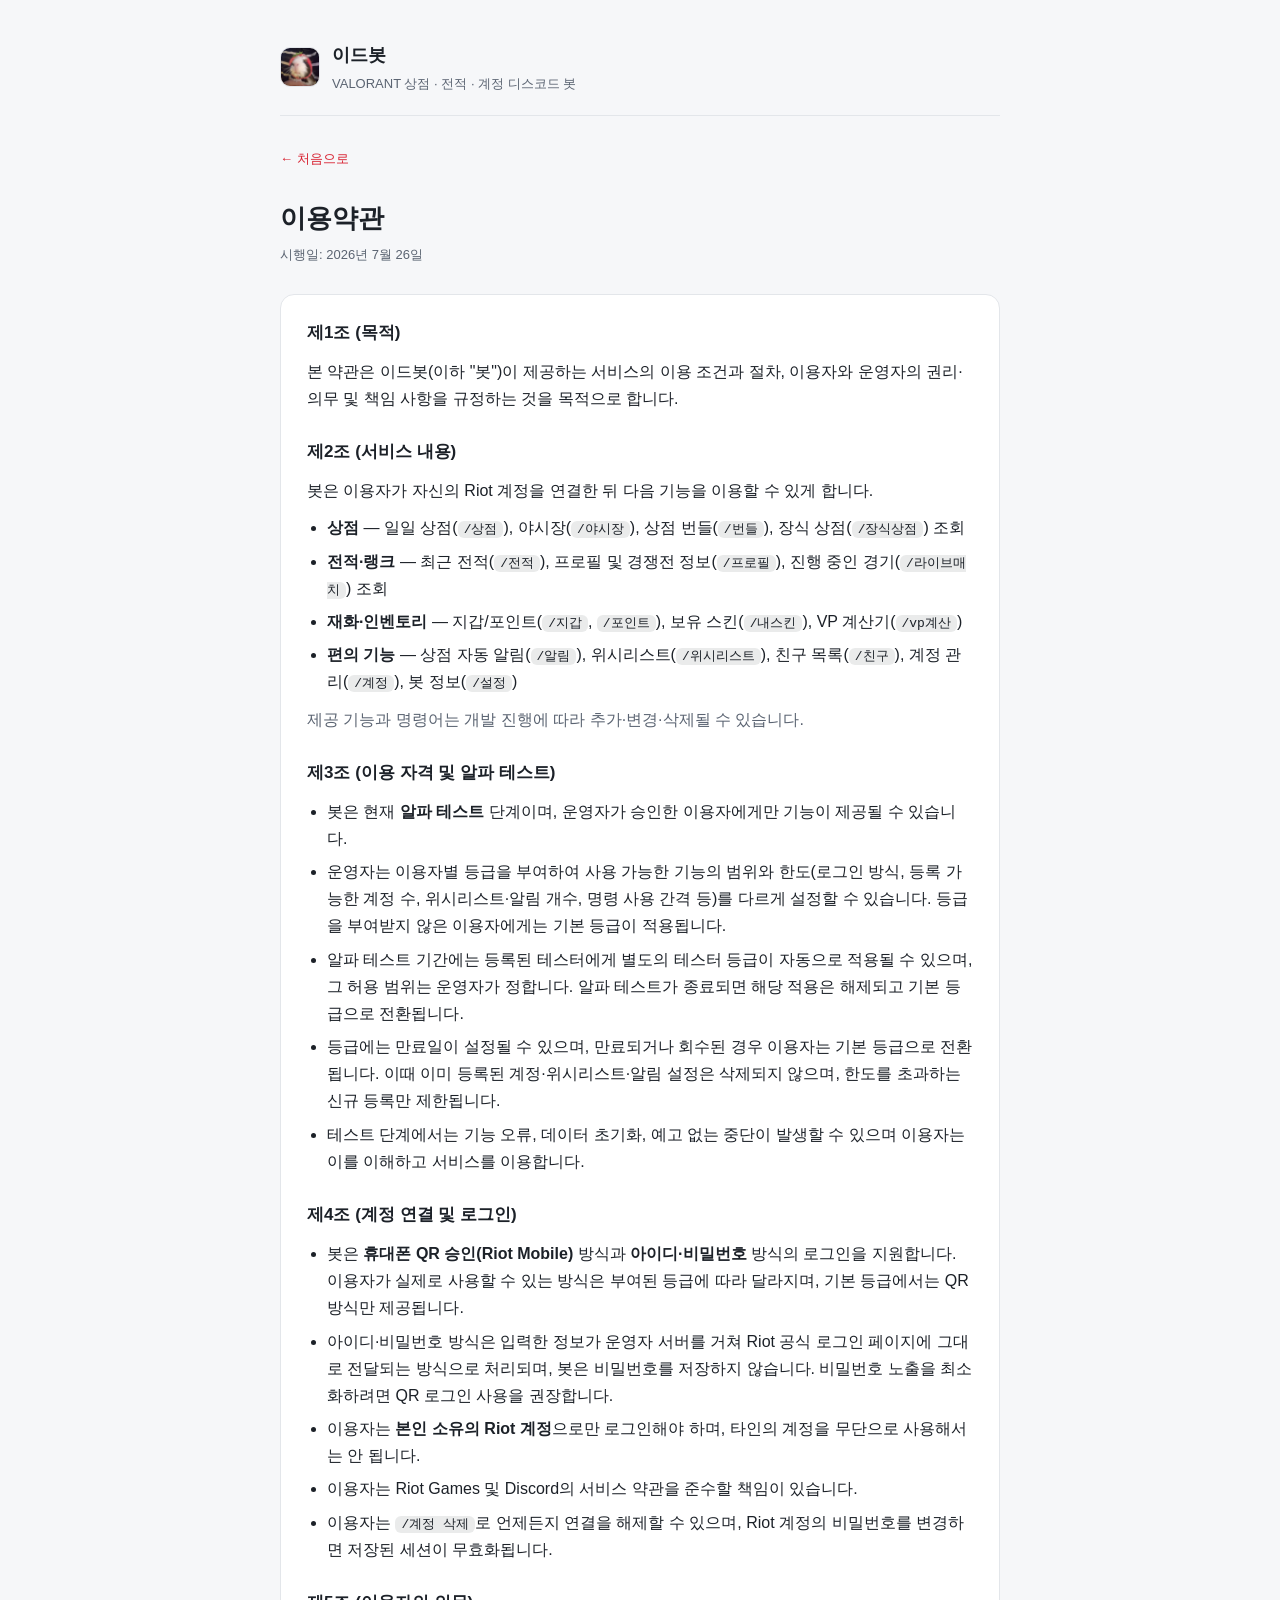
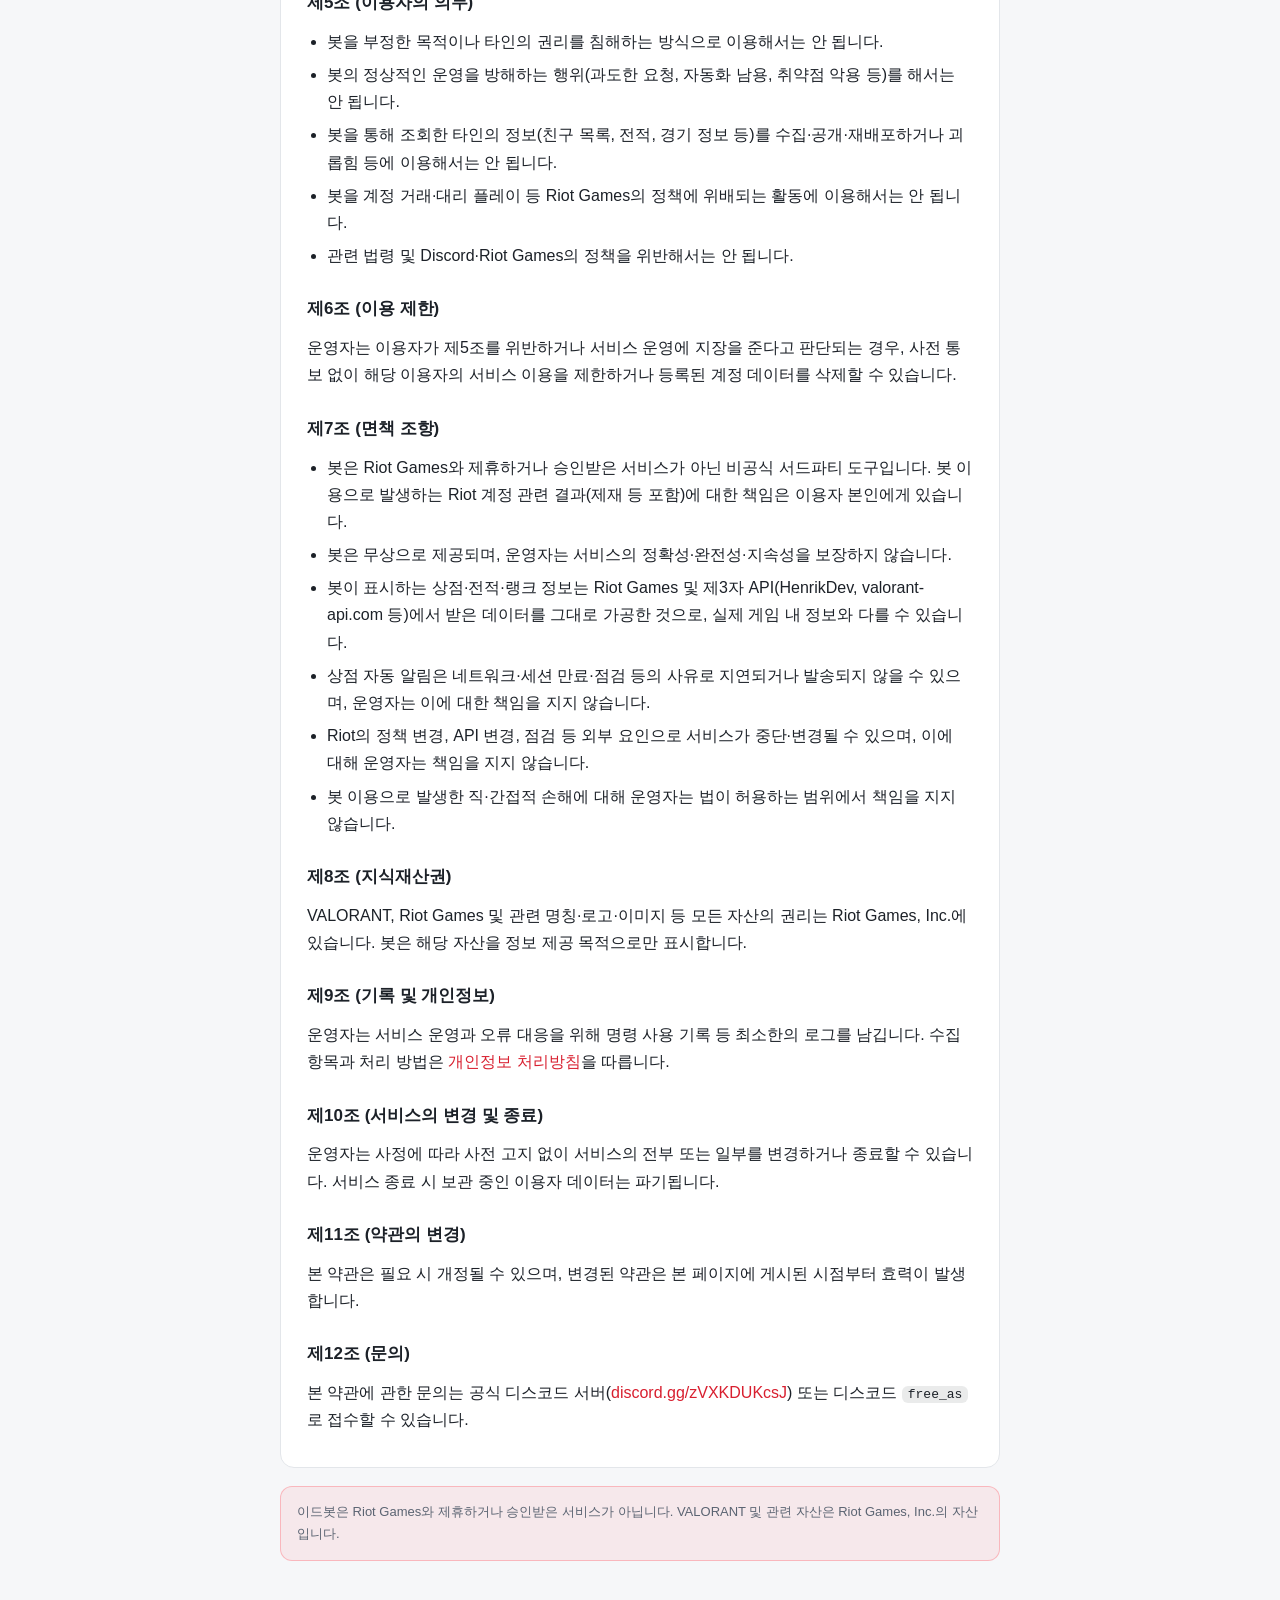
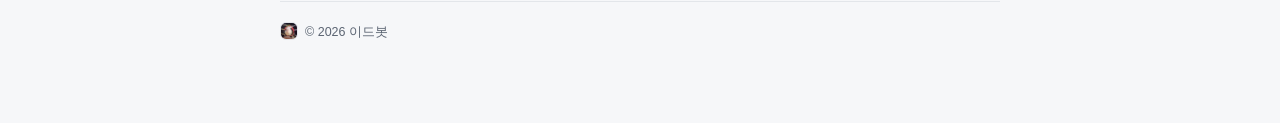
<file: terms.html>
<!DOCTYPE html>
<html lang="ko">
<head>
<meta charset="utf-8">
<meta name="viewport" content="width=device-width, initial-scale=1">
<title>이용약관 · 이드봇</title>
<meta name="description" content="이드봇 디스코드 봇 이용약관.">
<link rel="icon" href="logo.jpg">
<link rel="stylesheet" href="style.css">
</head>
<body>
<div class="wrap">
  <header class="site">
    <img class="logo" src="logo.jpg" alt="이드봇 로고">
    <div>
      <h1>이드봇</h1>
      <p>VALORANT 상점 · 전적 · 계정 디스코드 봇</p>
    </div>
  </header>

  <a class="back" href="index.html">← 처음으로</a>
  <h2 class="title">이용약관</h2>
  <p class="eff">시행일: 2026년 7월 26일</p>

  <div class="card">
    <section>
      <h3>제1조 (목적)</h3>
      <p>본 약관은 이드봇(이하 "봇")이 제공하는 서비스의 이용 조건과 절차,
        이용자와 운영자의 권리·의무 및 책임 사항을 규정하는 것을 목적으로 합니다.</p>
    </section>

    <section>
      <h3>제2조 (서비스 내용)</h3>
      <p>봇은 이용자가 자신의 Riot 계정을 연결한 뒤 다음 기능을 이용할 수 있게 합니다.</p>
      <ul>
        <li><strong>상점</strong> — 일일 상점(<code>/상점</code>), 야시장(<code>/야시장</code>),
          상점 번들(<code>/번들</code>), 장식 상점(<code>/장식상점</code>) 조회</li>
        <li><strong>전적·랭크</strong> — 최근 전적(<code>/전적</code>), 프로필 및 경쟁전 정보(<code>/프로필</code>),
          진행 중인 경기(<code>/라이브매치</code>) 조회</li>
        <li><strong>재화·인벤토리</strong> — 지갑/포인트(<code>/지갑</code>, <code>/포인트</code>),
          보유 스킨(<code>/내스킨</code>), VP 계산기(<code>/vp계산</code>)</li>
        <li><strong>편의 기능</strong> — 상점 자동 알림(<code>/알림</code>),
          위시리스트(<code>/위시리스트</code>), 친구 목록(<code>/친구</code>),
          계정 관리(<code>/계정</code>), 봇 정보(<code>/설정</code>)</li>
      </ul>
      <p class="muted">제공 기능과 명령어는 개발 진행에 따라 추가·변경·삭제될 수 있습니다.</p>
    </section>

    <section>
      <h3>제3조 (이용 자격 및 알파 테스트)</h3>
      <ul>
        <li>봇은 현재 <strong>알파 테스트</strong> 단계이며, 운영자가 승인한 이용자에게만
          기능이 제공될 수 있습니다.</li>
        <li>운영자는 이용자별 등급을 부여하여 사용 가능한 기능의 범위와 한도(로그인 방식,
          등록 가능한 계정 수, 위시리스트·알림 개수, 명령 사용 간격 등)를 다르게 설정할 수
          있습니다. 등급을 부여받지 않은 이용자에게는 기본 등급이 적용됩니다.</li>
        <li>알파 테스트 기간에는 등록된 테스터에게 별도의 테스터 등급이 자동으로 적용될 수
          있으며, 그 허용 범위는 운영자가 정합니다. 알파 테스트가 종료되면 해당 적용은
          해제되고 기본 등급으로 전환됩니다.</li>
        <li>등급에는 만료일이 설정될 수 있으며, 만료되거나 회수된 경우 이용자는 기본 등급으로
          전환됩니다. 이때 이미 등록된 계정·위시리스트·알림 설정은 삭제되지 않으며, 한도를
          초과하는 신규 등록만 제한됩니다.</li>
        <li>테스트 단계에서는 기능 오류, 데이터 초기화, 예고 없는 중단이 발생할 수 있으며
          이용자는 이를 이해하고 서비스를 이용합니다.</li>
      </ul>
    </section>

    <section>
      <h3>제4조 (계정 연결 및 로그인)</h3>
      <ul>
        <li>봇은 <strong>휴대폰 QR 승인(Riot Mobile)</strong> 방식과
          <strong>아이디·비밀번호</strong> 방식의 로그인을 지원합니다. 이용자가 실제로 사용할 수
          있는 방식은 부여된 등급에 따라 달라지며, 기본 등급에서는 QR 방식만 제공됩니다.</li>
        <li>아이디·비밀번호 방식은 입력한 정보가 운영자 서버를 거쳐 Riot 공식 로그인
          페이지에 그대로 전달되는 방식으로 처리되며, 봇은 비밀번호를 저장하지 않습니다.
          비밀번호 노출을 최소화하려면 QR 로그인 사용을 권장합니다.</li>
        <li>이용자는 <strong>본인 소유의 Riot 계정</strong>으로만 로그인해야 하며, 타인의
          계정을 무단으로 사용해서는 안 됩니다.</li>
        <li>이용자는 Riot Games 및 Discord의 서비스 약관을 준수할 책임이 있습니다.</li>
        <li>이용자는 <code>/계정 삭제</code>로 언제든지 연결을 해제할 수 있으며, Riot 계정의
          비밀번호를 변경하면 저장된 세션이 무효화됩니다.</li>
      </ul>
    </section>

    <section>
      <h3>제5조 (이용자의 의무)</h3>
      <ul>
        <li>봇을 부정한 목적이나 타인의 권리를 침해하는 방식으로 이용해서는 안 됩니다.</li>
        <li>봇의 정상적인 운영을 방해하는 행위(과도한 요청, 자동화 남용, 취약점 악용 등)를
          해서는 안 됩니다.</li>
        <li>봇을 통해 조회한 타인의 정보(친구 목록, 전적, 경기 정보 등)를 수집·공개·재배포하거나
          괴롭힘 등에 이용해서는 안 됩니다.</li>
        <li>봇을 계정 거래·대리 플레이 등 Riot Games의 정책에 위배되는 활동에 이용해서는
          안 됩니다.</li>
        <li>관련 법령 및 Discord·Riot Games의 정책을 위반해서는 안 됩니다.</li>
      </ul>
    </section>

    <section>
      <h3>제6조 (이용 제한)</h3>
      <p>운영자는 이용자가 제5조를 위반하거나 서비스 운영에 지장을 준다고 판단되는 경우,
        사전 통보 없이 해당 이용자의 서비스 이용을 제한하거나 등록된 계정 데이터를 삭제할
        수 있습니다.</p>
    </section>

    <section>
      <h3>제7조 (면책 조항)</h3>
      <ul>
        <li>봇은 Riot Games와 제휴하거나 승인받은 서비스가 아닌 비공식 서드파티 도구입니다.
          봇 이용으로 발생하는 Riot 계정 관련 결과(제재 등 포함)에 대한 책임은 이용자
          본인에게 있습니다.</li>
        <li>봇은 무상으로 제공되며, 운영자는 서비스의 정확성·완전성·지속성을 보장하지
          않습니다.</li>
        <li>봇이 표시하는 상점·전적·랭크 정보는 Riot Games 및 제3자 API(HenrikDev,
          valorant-api.com 등)에서 받은 데이터를 그대로 가공한 것으로, 실제 게임 내
          정보와 다를 수 있습니다.</li>
        <li>상점 자동 알림은 네트워크·세션 만료·점검 등의 사유로 지연되거나 발송되지 않을
          수 있으며, 운영자는 이에 대한 책임을 지지 않습니다.</li>
        <li>Riot의 정책 변경, API 변경, 점검 등 외부 요인으로 서비스가 중단·변경될 수 있으며,
          이에 대해 운영자는 책임을 지지 않습니다.</li>
        <li>봇 이용으로 발생한 직·간접적 손해에 대해 운영자는 법이 허용하는 범위에서
          책임을 지지 않습니다.</li>
      </ul>
    </section>

    <section>
      <h3>제8조 (지식재산권)</h3>
      <p>VALORANT, Riot Games 및 관련 명칭·로고·이미지 등 모든 자산의 권리는 Riot Games,
        Inc.에 있습니다. 봇은 해당 자산을 정보 제공 목적으로만 표시합니다.</p>
    </section>

    <section>
      <h3>제9조 (기록 및 개인정보)</h3>
      <p>운영자는 서비스 운영과 오류 대응을 위해 명령 사용 기록 등 최소한의 로그를 남깁니다.
        수집 항목과 처리 방법은 <a href="privacy.html">개인정보 처리방침</a>을 따릅니다.</p>
    </section>

    <section>
      <h3>제10조 (서비스의 변경 및 종료)</h3>
      <p>운영자는 사정에 따라 사전 고지 없이 서비스의 전부 또는 일부를 변경하거나 종료할 수
        있습니다. 서비스 종료 시 보관 중인 이용자 데이터는 파기됩니다.</p>
    </section>

    <section>
      <h3>제11조 (약관의 변경)</h3>
      <p>본 약관은 필요 시 개정될 수 있으며, 변경된 약관은 본 페이지에 게시된 시점부터
        효력이 발생합니다.</p>
    </section>

    <section>
      <h3>제12조 (문의)</h3>
      <p>본 약관에 관한 문의는 공식 디스코드 서버(<a href="https://discord.gg/zVXKDUKcsJ" target="_blank" rel="noopener">discord.gg/zVXKDUKcsJ</a>) 또는
        디스코드 <code>free_as</code> 로 접수할 수 있습니다.</p>
    </section>
  </div>

  <div class="disclaimer">
    이드봇은 Riot Games와 제휴하거나 승인받은 서비스가 아닙니다.
    VALORANT 및 관련 자산은 Riot Games, Inc.의 자산입니다.
  </div>

  <footer class="site"><img class="footmark" src="logo.jpg" alt="">© 2026 이드봇</footer>
</div>
</body>
</html>
</file>
<file: style.css>
:root {
  --bg: #0f1115;
  --panel: #171a21;
  --text: #e6e8ec;
  --muted: #9aa3b2;
  --accent: #ff4655;
  --border: #262b36;
  --link: #ff6b78;
}
@media (prefers-color-scheme: light) {
  :root {
    --bg: #f6f7f9;
    --panel: #ffffff;
    --text: #1c2128;
    --muted: #5b6472;
    --accent: #ff4655;
    --border: #e3e6ea;
    --link: #d81f2f;
  }
}
* { box-sizing: border-box; }
html { -webkit-text-size-adjust: 100%; }
body {
  margin: 0;
  background: var(--bg);
  color: var(--text);
  font-family: "Pretendard", -apple-system, BlinkMacSystemFont, "Segoe UI", Roboto,
    "Helvetica Neue", "Apple SD Gothic Neo", "Malgun Gothic", sans-serif;
  line-height: 1.7;
  -webkit-font-smoothing: antialiased;
}
.wrap { max-width: 760px; margin: 0 auto; padding: 40px 20px 80px; }
header.site {
  display: flex; align-items: center; gap: 12px;
  padding-bottom: 20px; margin-bottom: 28px; border-bottom: 1px solid var(--border);
}
header.site .logo {
  width: 40px; height: 40px; border-radius: 10px;
  background: var(--accent); color: #fff; display: grid; place-items: center;
  font-weight: 800; font-size: 20px; flex: none;
  object-fit: cover; border: 1px solid var(--border); overflow: hidden;
}
header.site h1 { font-size: 18px; margin: 0; }
header.site p { margin: 2px 0 0; color: var(--muted); font-size: 13px; }
h2.title { font-size: 26px; margin: 8px 0 4px; }
.eff { color: var(--muted); font-size: 13px; margin-bottom: 28px; }
.card {
  background: var(--panel); border: 1px solid var(--border);
  border-radius: 14px; padding: 24px 26px; margin-bottom: 18px;
}
h3 { font-size: 17px; margin: 0 0 10px; }
section { margin-bottom: 26px; }
section:last-child { margin-bottom: 0; }
p { margin: 0 0 10px; }
ul { margin: 0 0 10px; padding-left: 20px; }
li { margin-bottom: 6px; }
a { color: var(--link); text-decoration: none; }
a:hover { text-decoration: underline; }
.muted { color: var(--muted); }
.pill {
  display: inline-block; padding: 3px 10px; border-radius: 999px;
  background: color-mix(in srgb, var(--accent) 15%, transparent);
  color: var(--accent); font-size: 12px; font-weight: 700; margin-bottom: 14px;
}
.links { display: flex; flex-wrap: wrap; gap: 12px; margin-top: 22px; }
.btn {
  display: inline-block; padding: 12px 18px; border-radius: 10px;
  background: var(--accent); color: #fff; font-weight: 700; font-size: 14px;
}
.btn.ghost { background: transparent; color: var(--text); border: 1px solid var(--border); }
.btn:hover { text-decoration: none; opacity: .92; }
footer.site {
  margin-top: 40px; padding-top: 20px; border-top: 1px solid var(--border);
  color: var(--muted); font-size: 12.5px;
}
footer.site .footmark {
  width: 18px; height: 18px; border-radius: 6px; object-fit: cover;
  vertical-align: -4px; margin-right: 7px; border: 1px solid var(--border);
}
.disclaimer {
  background: color-mix(in srgb, var(--accent) 8%, transparent);
  border: 1px solid color-mix(in srgb, var(--accent) 30%, transparent);
  border-radius: 12px; padding: 14px 16px; font-size: 13px; color: var(--muted);
}
.back { display: inline-block; margin-bottom: 18px; font-size: 13px; }

/* ── 설명서(가이드) 전용 ───────────────────────────────────────────── */
.hero {
  display: flex; align-items: center; gap: 20px; flex-wrap: wrap;
  background: var(--panel); border: 1px solid var(--border);
  border-radius: 16px; padding: 26px; margin-bottom: 18px;
}
.hero img.mark {
  width: 96px; height: 96px; border-radius: 20px; object-fit: cover;
  border: 1px solid var(--border); flex: none;
}
.hero .who { min-width: 240px; flex: 1; }
.hero h2 { font-size: 24px; margin: 0 0 6px; }
.hero p { color: var(--muted); margin: 0; font-size: 14px; }

nav.toc {
  display: flex; flex-wrap: wrap; gap: 8px; margin: 0 0 22px;
}
nav.toc a {
  font-size: 13px; padding: 7px 12px; border-radius: 999px;
  border: 1px solid var(--border); background: var(--panel); color: var(--text);
}
nav.toc a:hover { text-decoration: none; border-color: var(--accent); color: var(--accent); }

h3 .num {
  display: inline-grid; place-items: center; width: 22px; height: 22px;
  border-radius: 7px; background: var(--accent); color: #fff;
  font-size: 12px; font-weight: 800; margin-right: 8px; vertical-align: 1px;
}
code {
  background: color-mix(in srgb, var(--text) 9%, transparent);
  border-radius: 6px; padding: 1px 6px; font-size: 13px;
  font-family: ui-monospace, SFMono-Regular, Menlo, Consolas, monospace;
}
.cmdlist { list-style: none; padding: 0; margin: 0; }
.cmdlist li {
  display: flex; gap: 12px; align-items: baseline; flex-wrap: wrap;
  padding: 10px 0; border-bottom: 1px dashed var(--border); margin: 0;
}
.cmdlist li:last-child { border-bottom: 0; padding-bottom: 0; }
.cmdlist .name { flex: none; min-width: 132px; font-weight: 700; }
.cmdlist .desc { flex: 1; min-width: 200px; color: var(--muted); font-size: 14px; }
.need {
  flex: none; font-size: 11px; font-weight: 700; padding: 2px 8px;
  border-radius: 999px; border: 1px solid var(--border); color: var(--muted);
}
.need.login { border-color: color-mix(in srgb, var(--accent) 45%, transparent); color: var(--accent); }

ol.steps { counter-reset: s; list-style: none; padding: 0; margin: 0; }
ol.steps > li {
  counter-increment: s; position: relative; padding-left: 38px; margin-bottom: 16px;
}
ol.steps > li::before {
  content: counter(s); position: absolute; left: 0; top: 1px;
  width: 26px; height: 26px; border-radius: 9px; display: grid; place-items: center;
  background: color-mix(in srgb, var(--accent) 16%, transparent);
  color: var(--accent); font-weight: 800; font-size: 13px;
}
ol.steps strong { display: block; margin-bottom: 2px; }
ol.steps p { color: var(--muted); font-size: 14px; margin: 0; }

.note {
  border-left: 3px solid var(--accent); border-radius: 0 10px 10px 0;
  background: color-mix(in srgb, var(--accent) 7%, transparent);
  padding: 12px 14px; font-size: 13.5px; color: var(--muted); margin: 14px 0 0;
}
.note strong { color: var(--text); }

.grid2 { display: grid; grid-template-columns: repeat(auto-fit, minmax(230px, 1fr)); gap: 14px; }
.tile {
  border: 1px solid var(--border); border-radius: 12px; padding: 14px 16px;
  background: color-mix(in srgb, var(--text) 3%, transparent);
}
.tile h4 { margin: 0 0 6px; font-size: 14px; }
.tile p { margin: 0; font-size: 13.5px; color: var(--muted); }

details.faq {
  border: 1px solid var(--border); border-radius: 12px;
  padding: 12px 16px; margin-bottom: 10px; background: color-mix(in srgb, var(--text) 3%, transparent);
}
details.faq summary { cursor: pointer; font-weight: 700; font-size: 14.5px; }
details.faq summary::marker { color: var(--accent); }
details.faq p { margin: 10px 0 0; color: var(--muted); font-size: 14px; }

table.opt { width: 100%; border-collapse: collapse; font-size: 14px; }
table.opt th, table.opt td { text-align: left; padding: 9px 10px; border-bottom: 1px solid var(--border); }
table.opt th { color: var(--muted); font-weight: 700; font-size: 12.5px; }
table.opt tr:last-child td { border-bottom: 0; }
.scroll { overflow-x: auto; }
</file>
